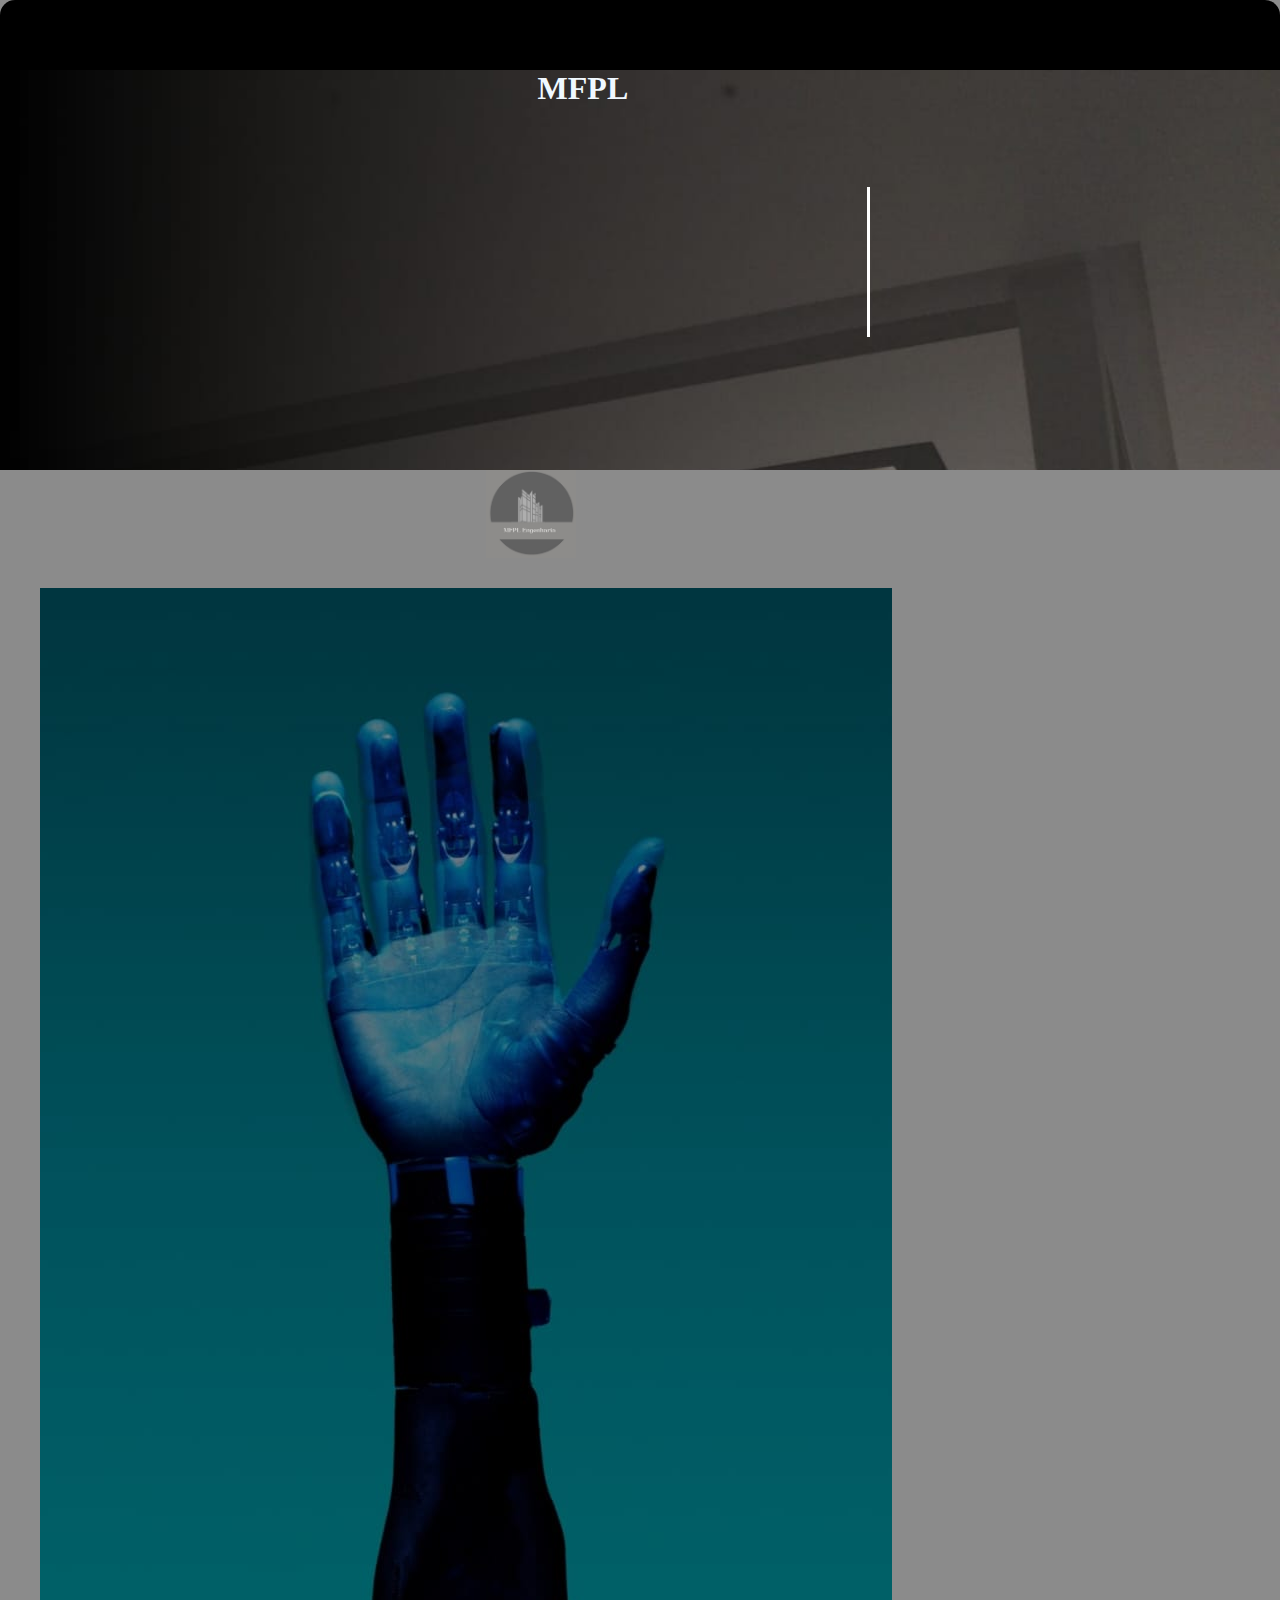
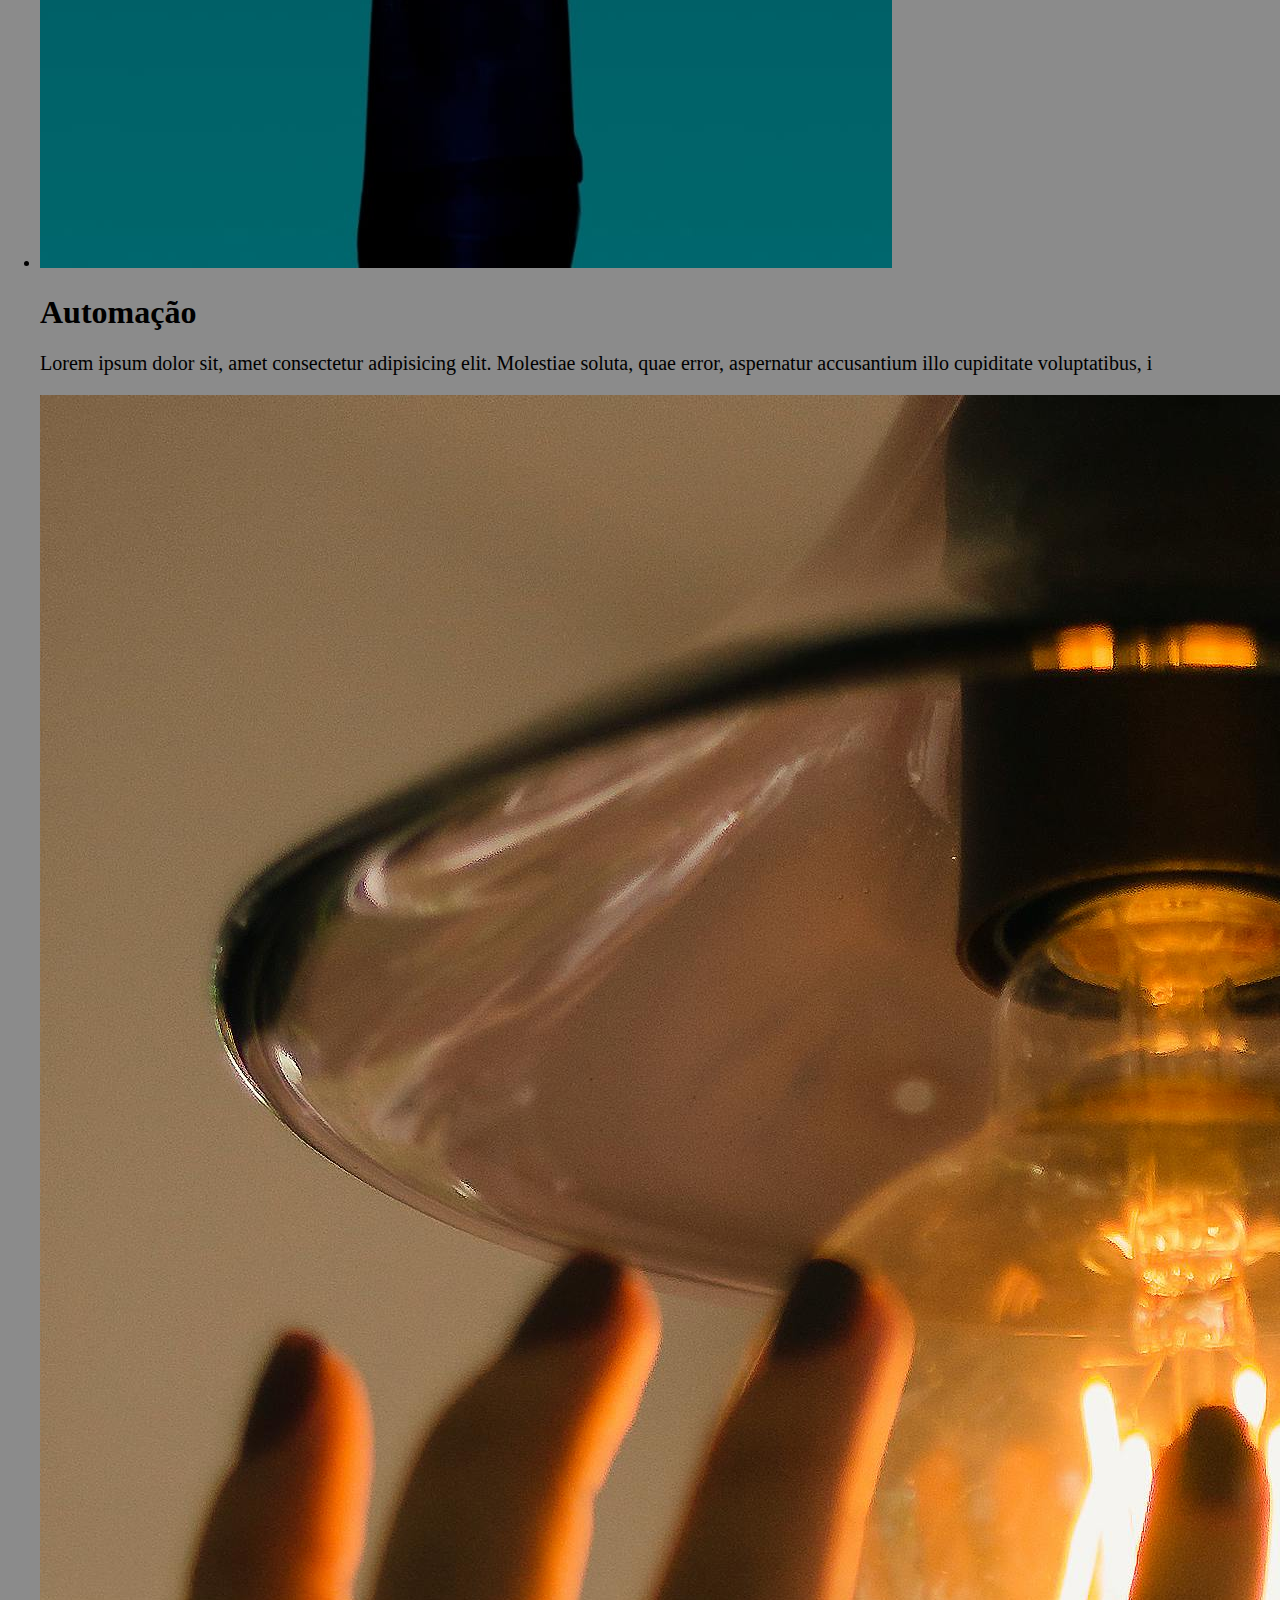
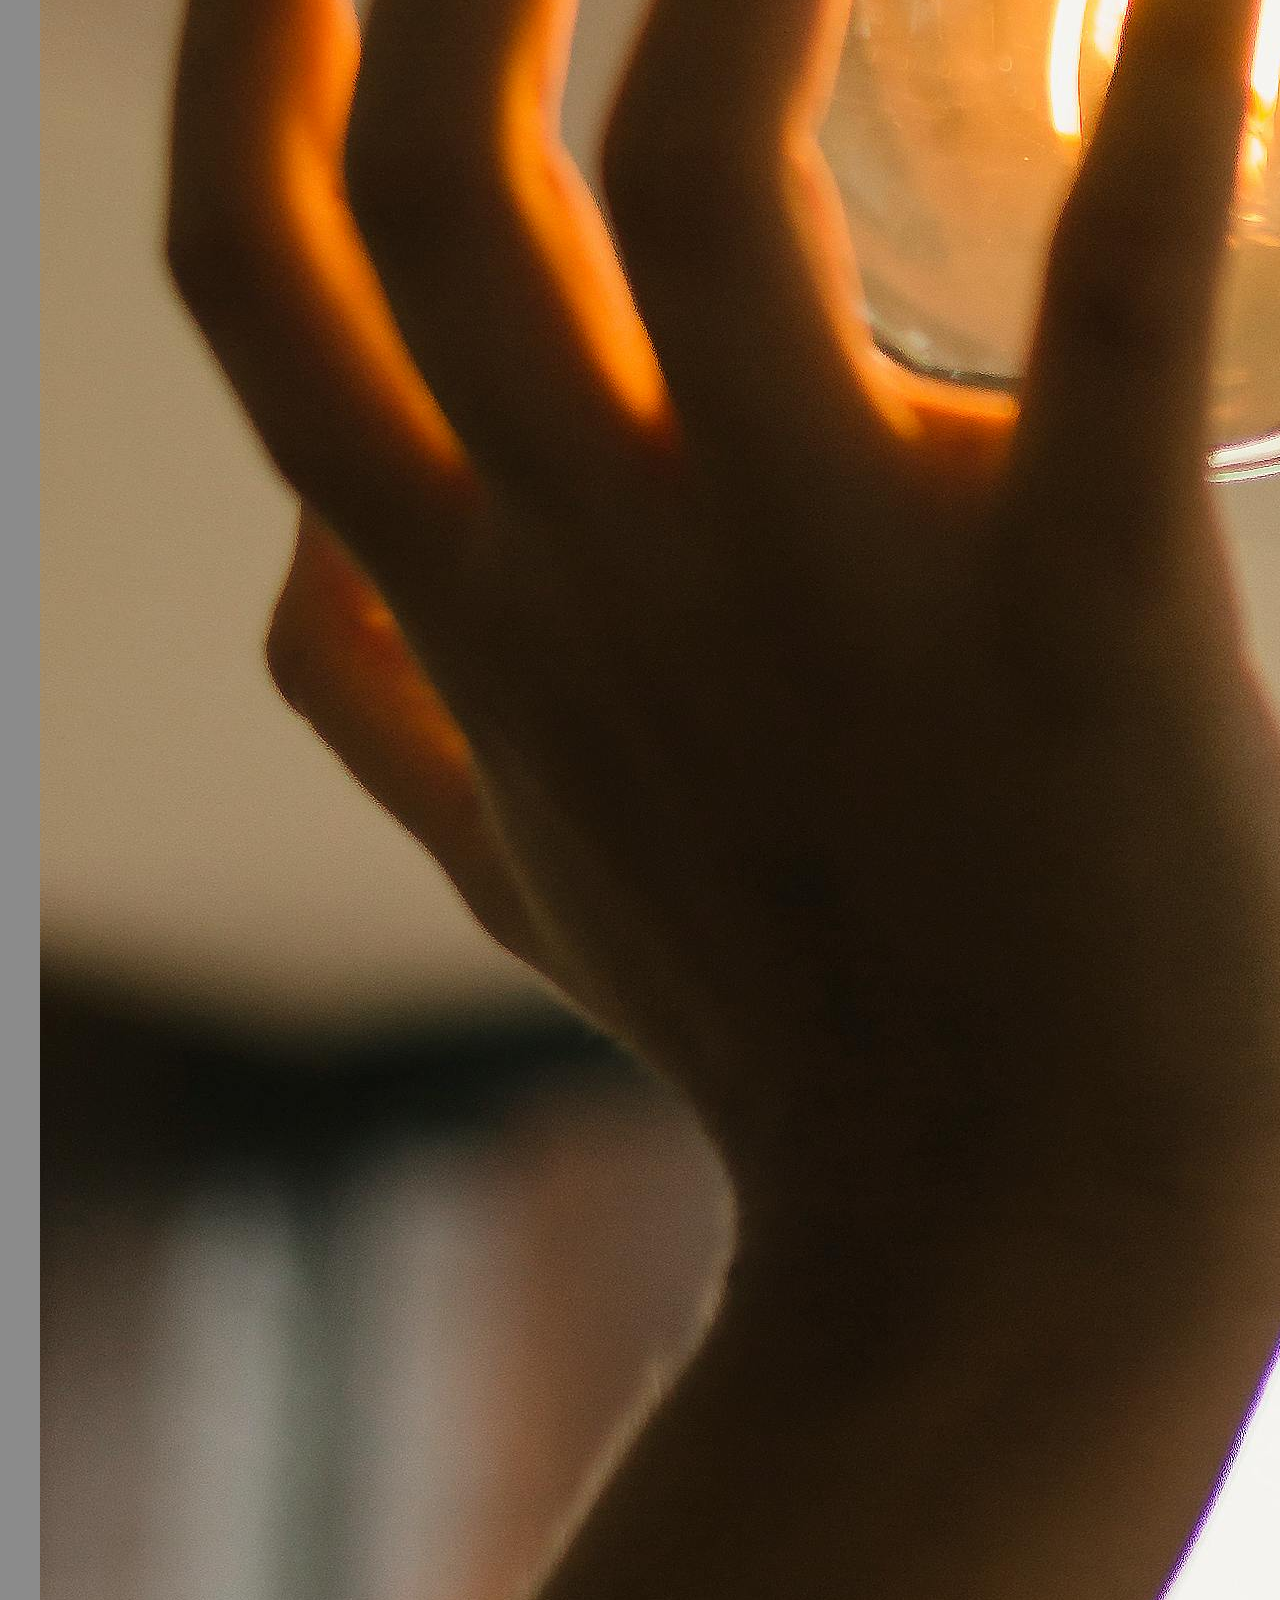
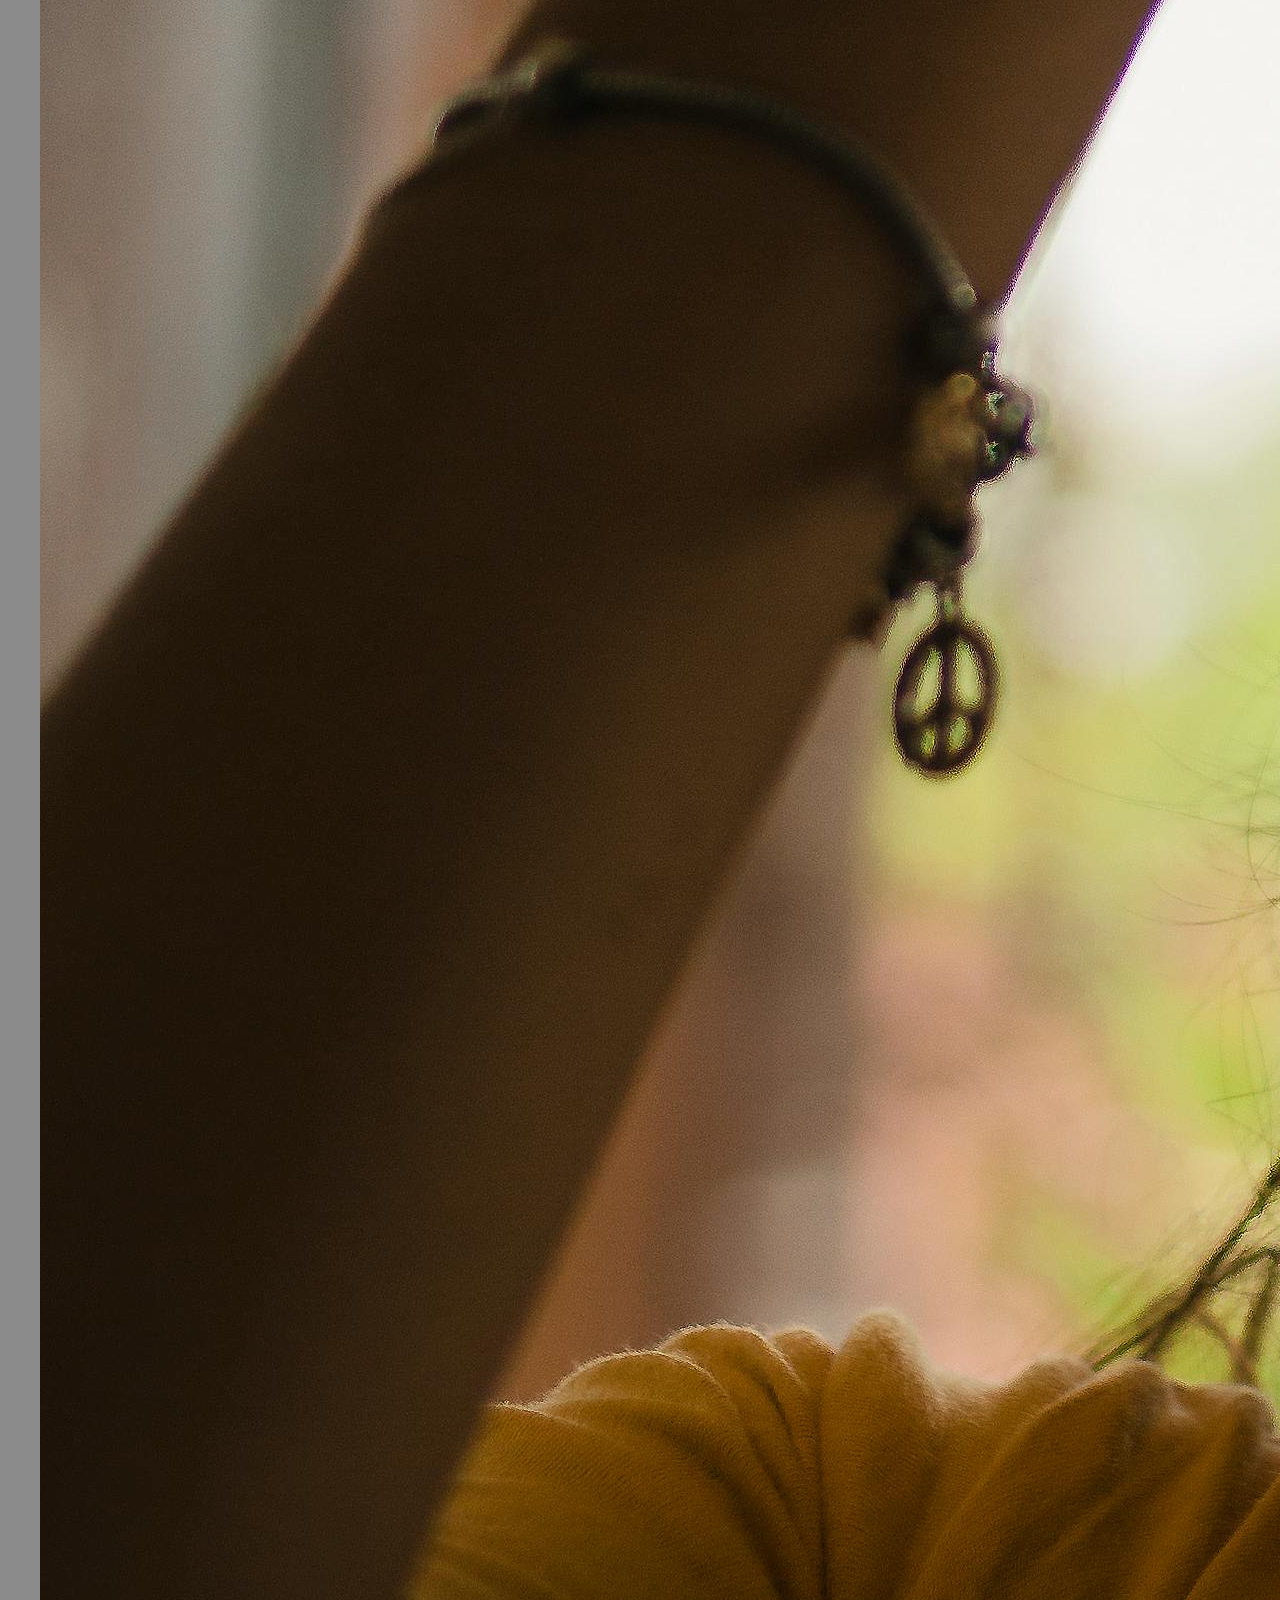
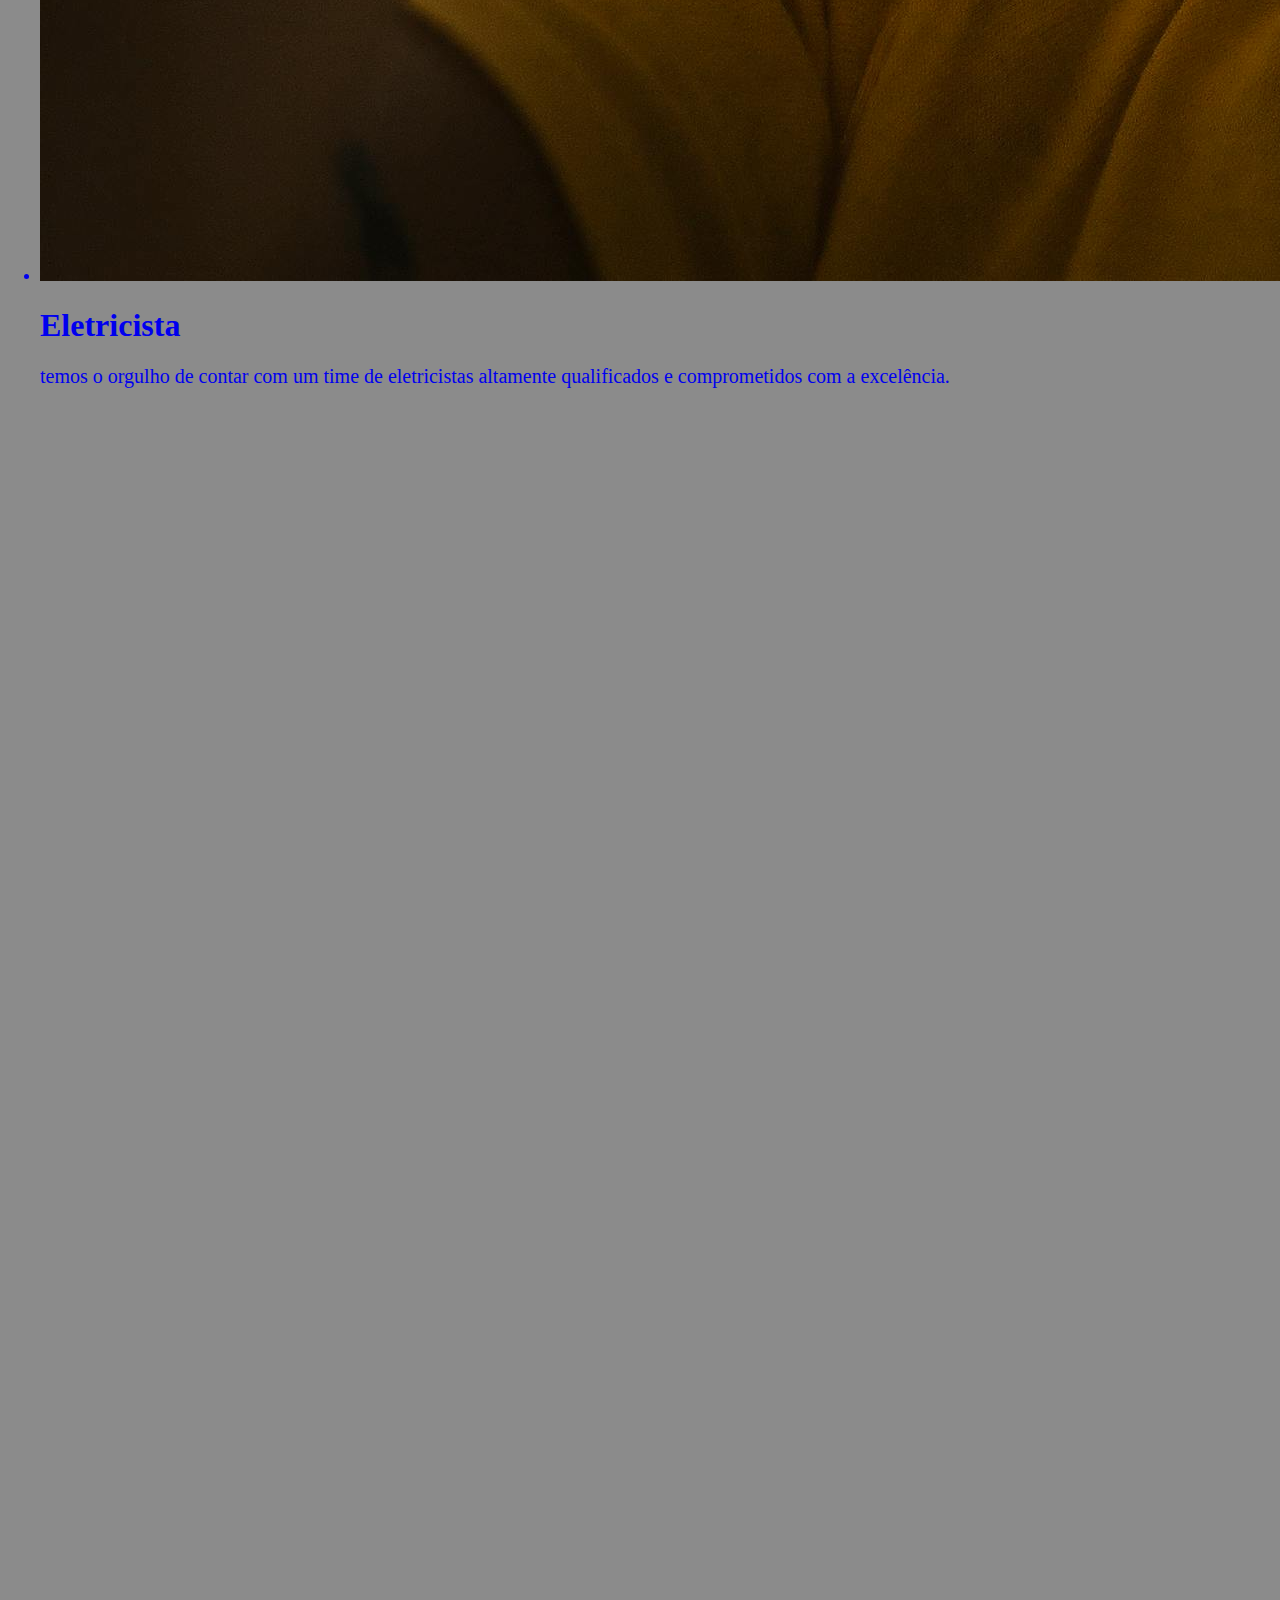
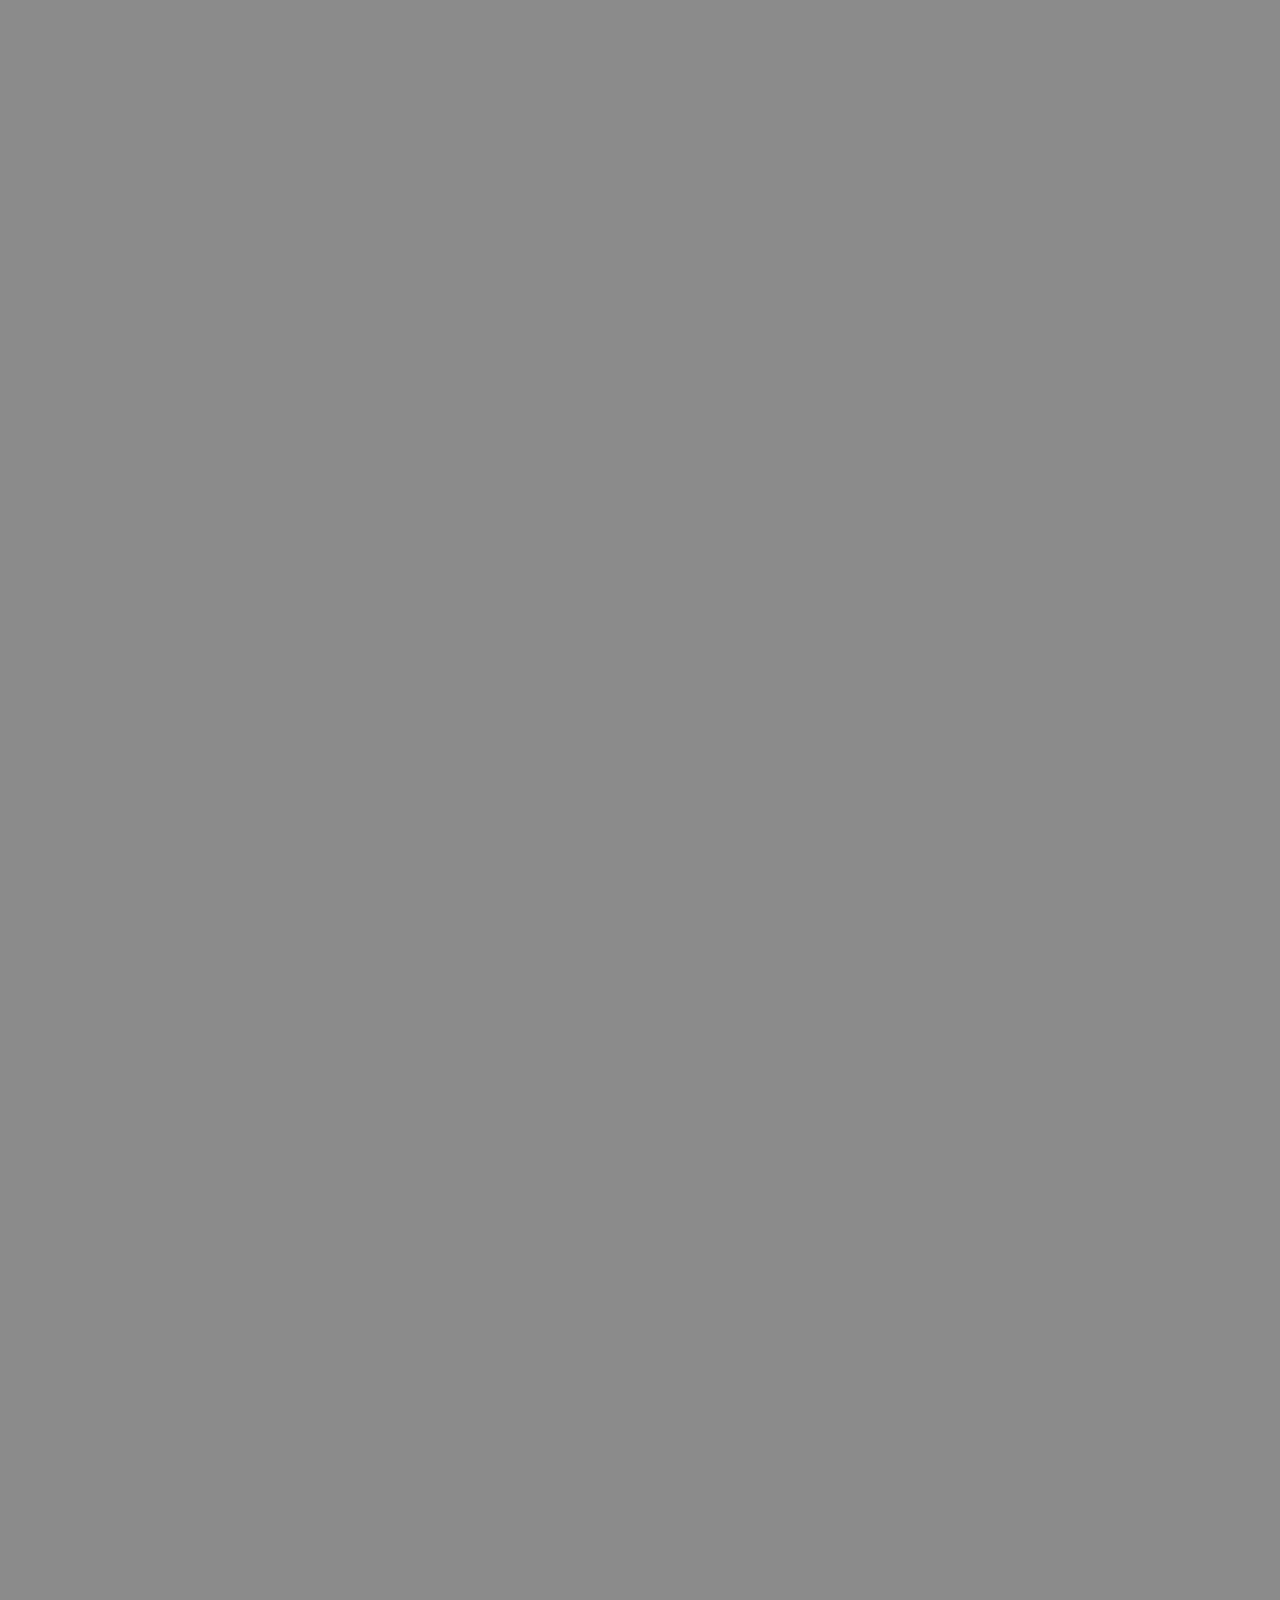
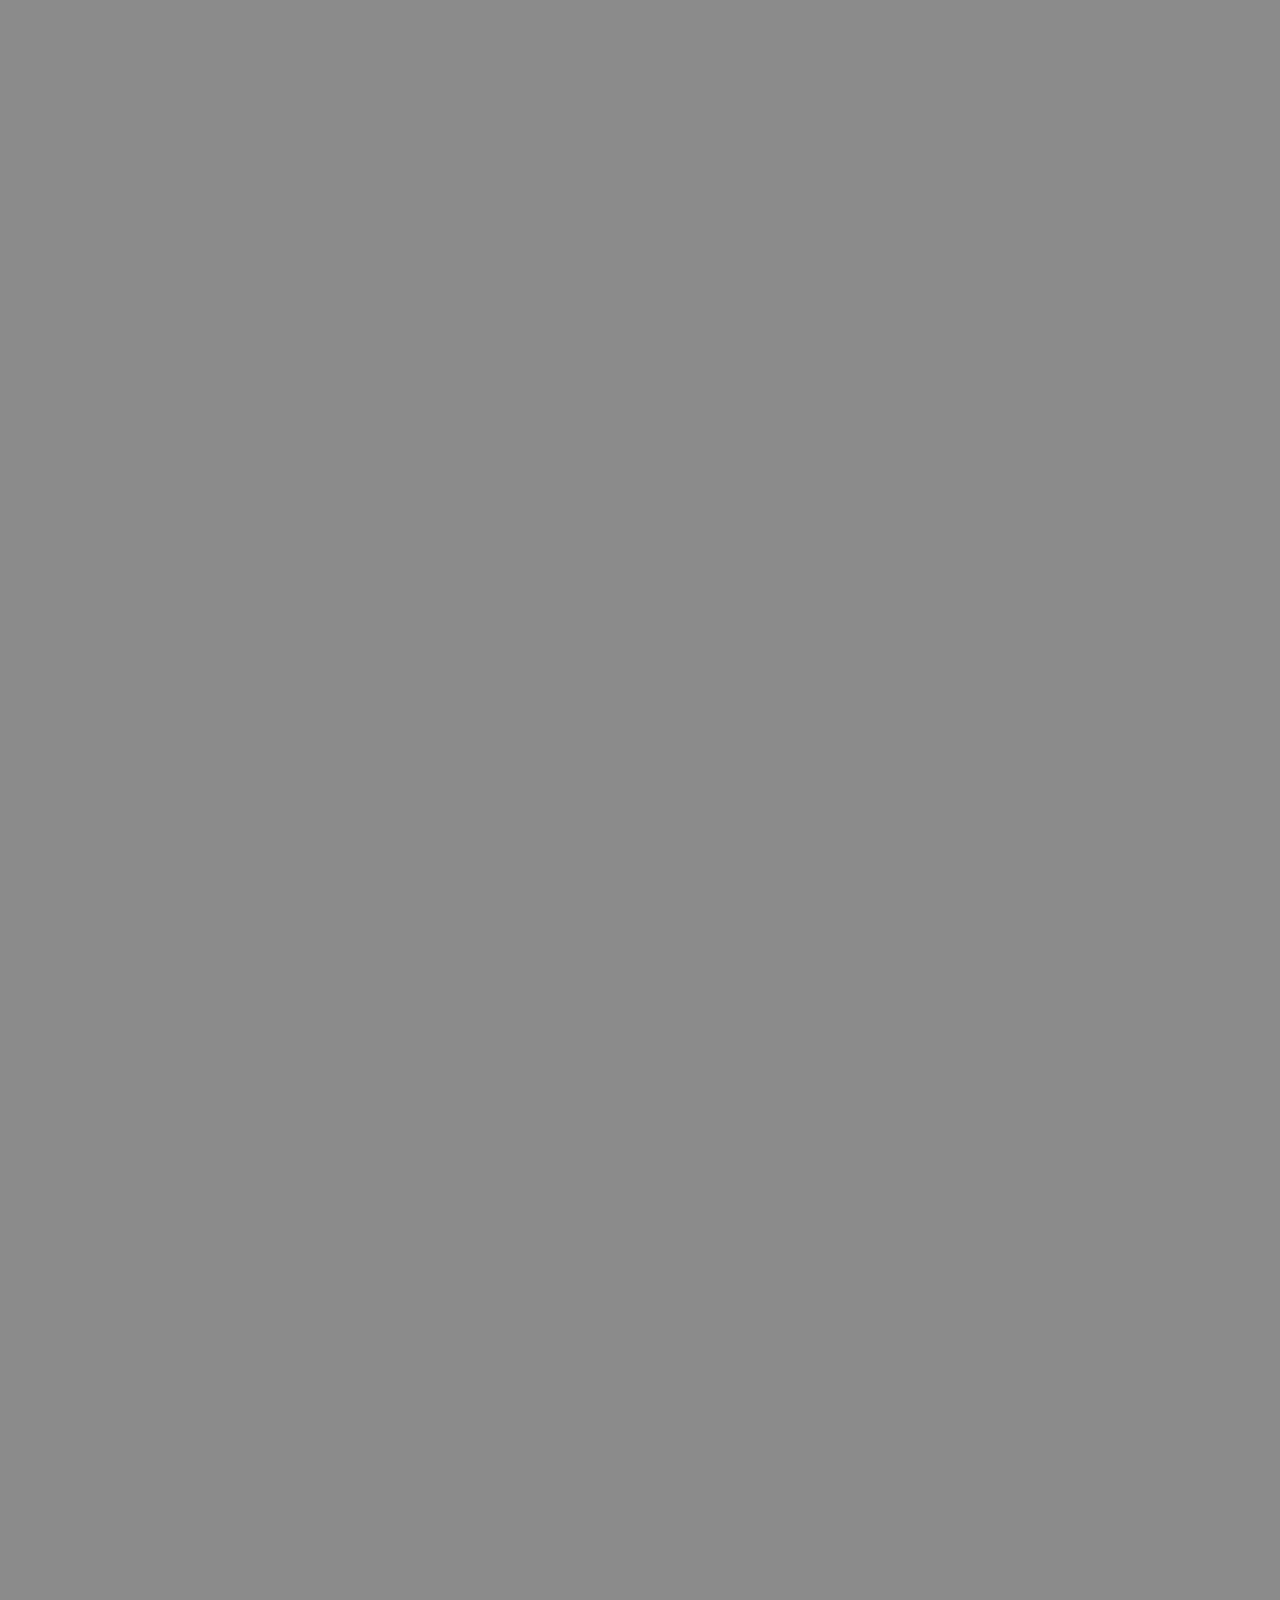
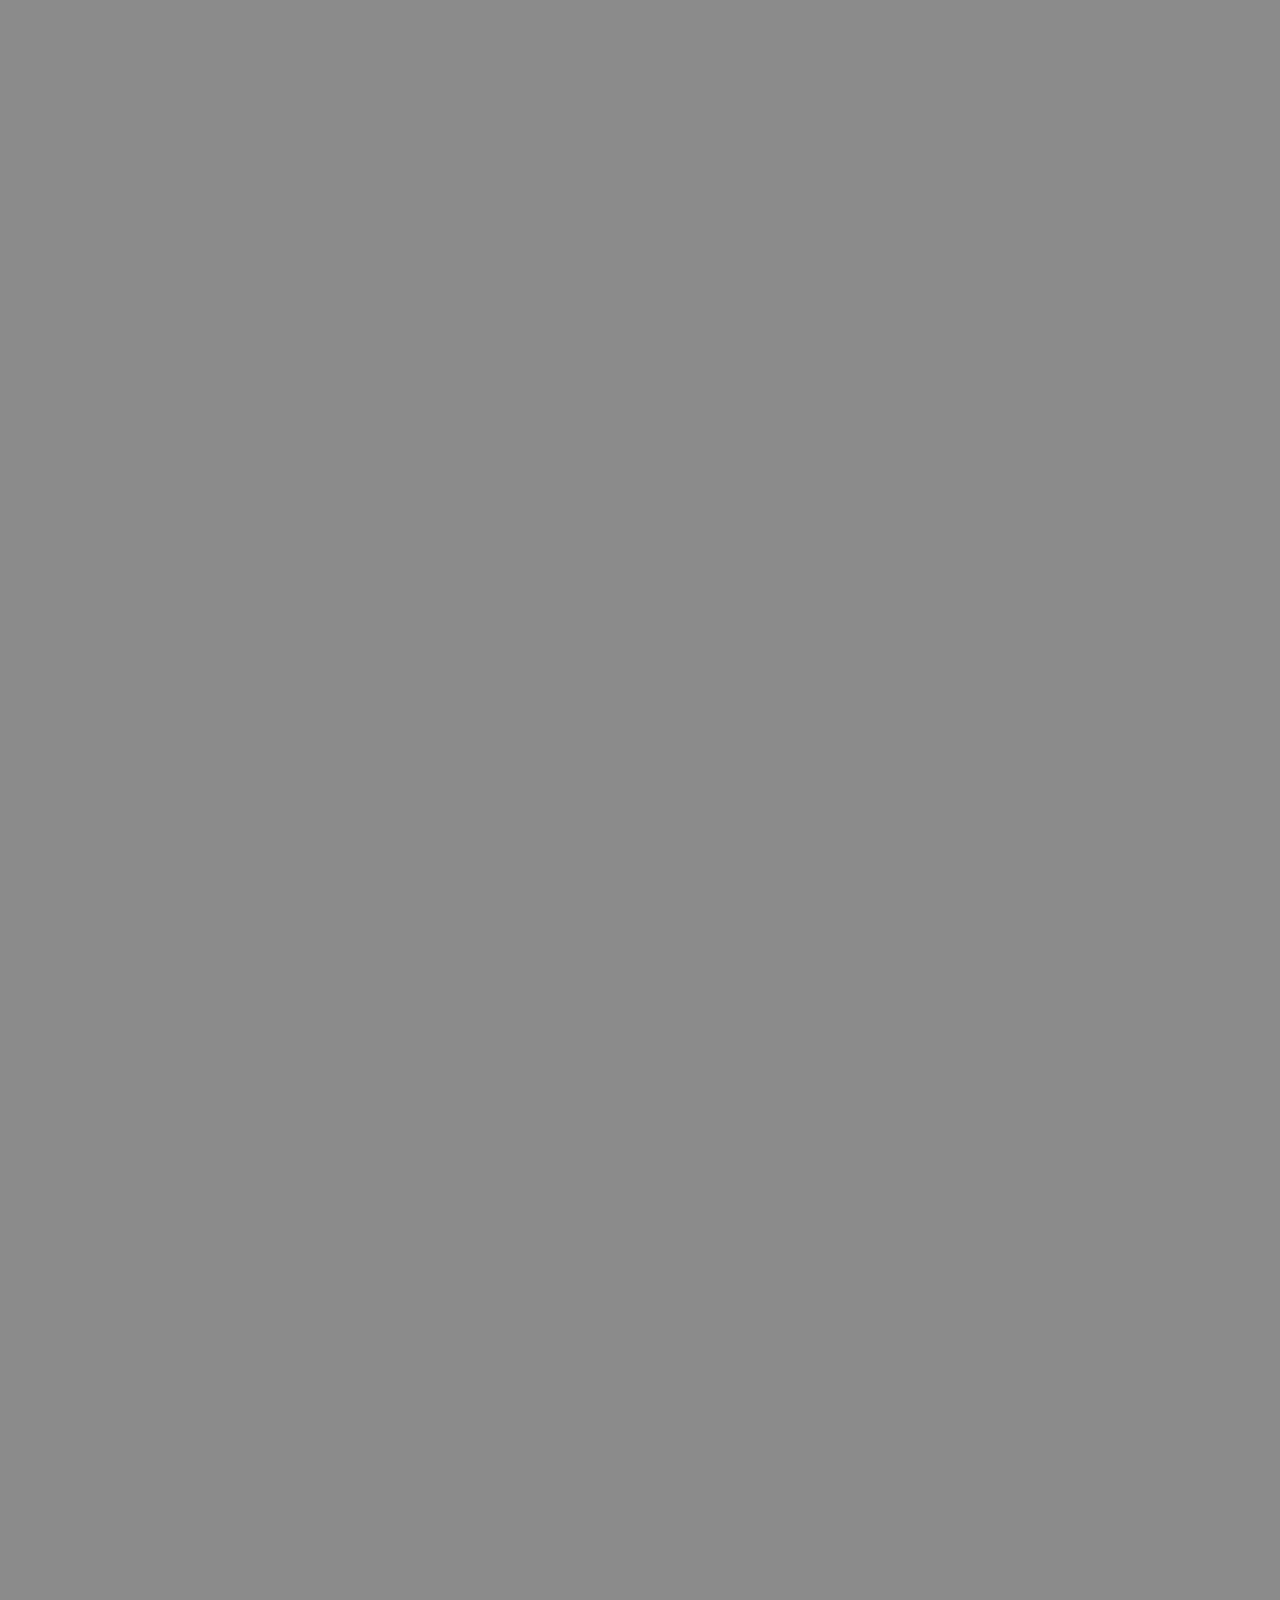
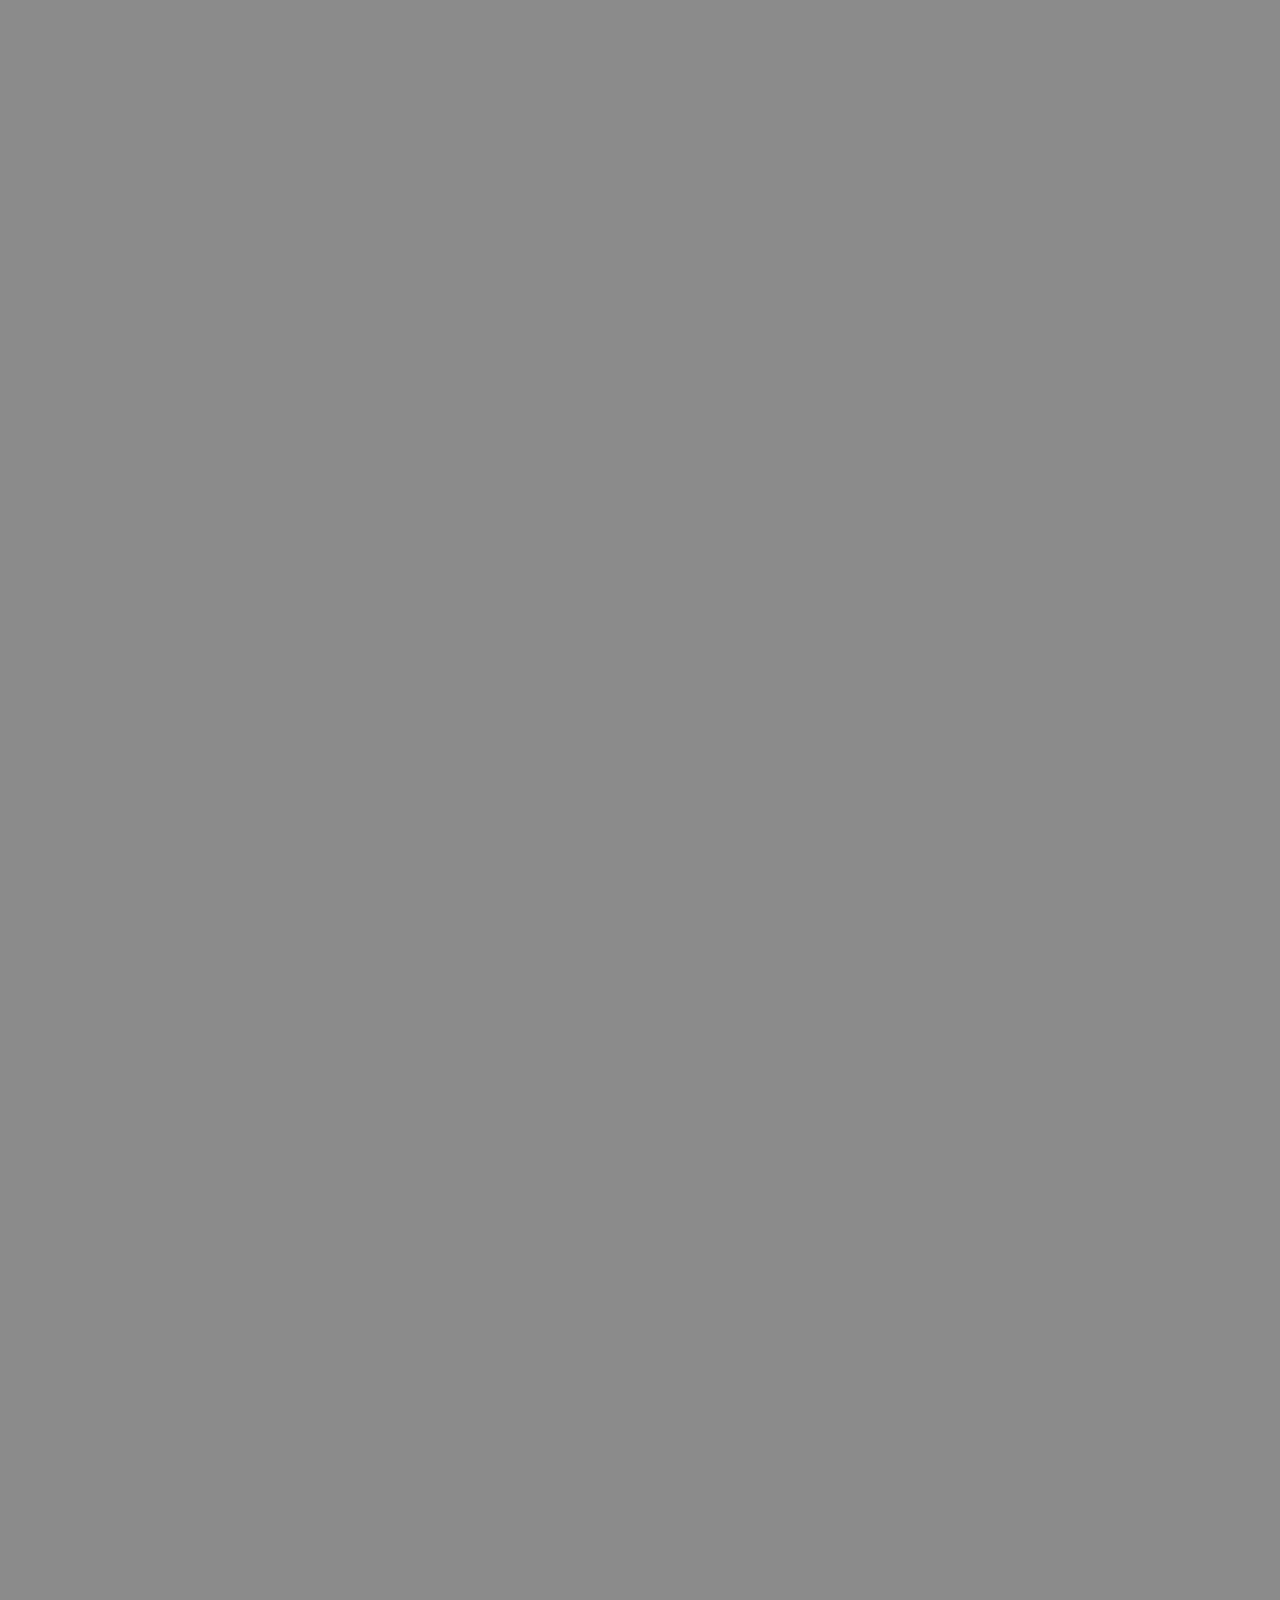
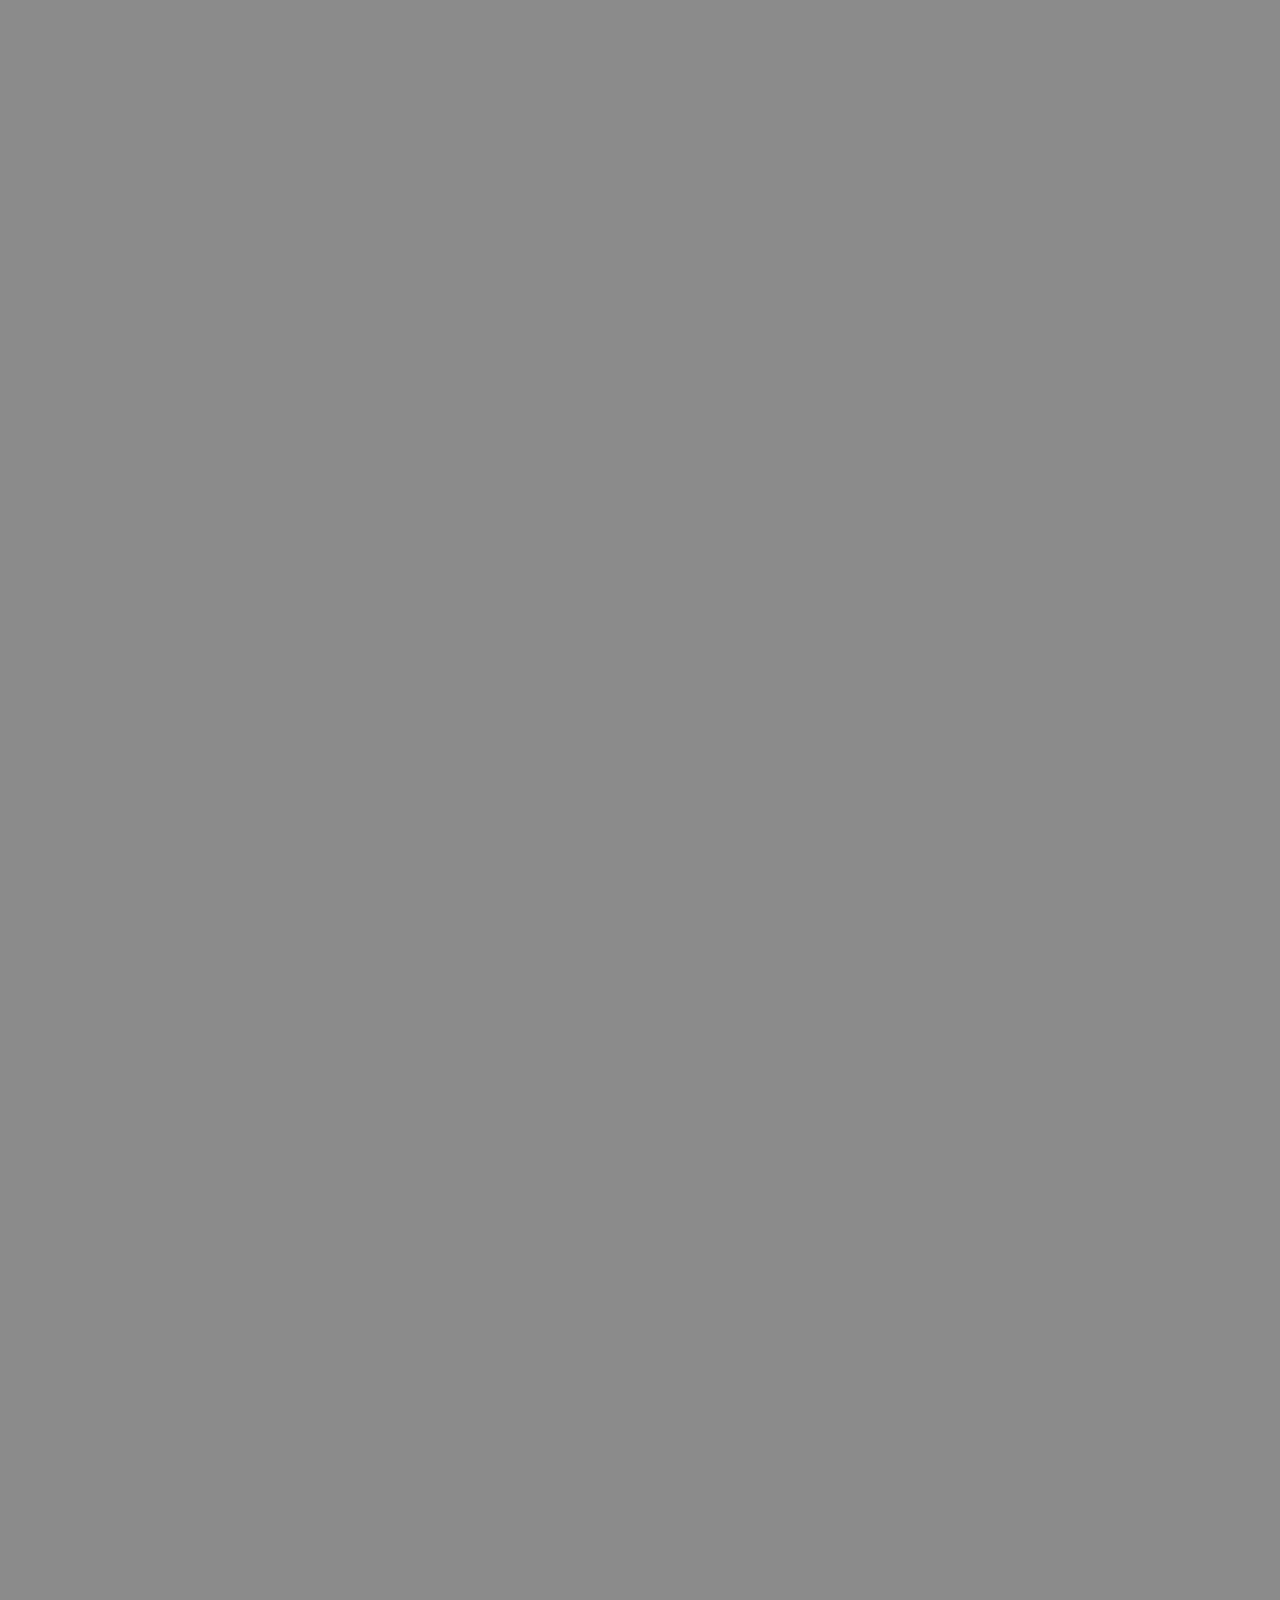
<file: index.html>
<!DOCTYPE html>
<html lang="en">
<head>
    <meta charset="UTF-8">
    <meta name="viewport" content="width=device-width, initial-scale=1.0">
    <title>MFPL-Engenharia</title>
    <meta http-equiv="X-UA-Compatible" content="ie=edge">
    <meta name="viewport" content="width=device-width, initial-scale=1.0">
    <link rel="website icon" type="png" href="img/18_08_2023 18_27_18 (2).png">
    <link rel="stylesheet" href="index.css">
</head>
<header class="nav">
    <div class="configuration">
        <img src="img/cardapio.png" alt="">
        <div class="pesquisa-rapida">
            <a href="#seção1">Automação</a>
            <a href="#seção2">Eletricista</a>
            <a href="#seção3">Segurança</a>
            <a href="#seção4">Parceiros</a>
            <a href="#seção5">Sobre nós</a>
        </div>
    </div>
</header>
<main>
    <div class="texto-1-pai fade-in">
        <h1>MFPL</h1>
        <div class="texto-1">
            <p>
                Descubra como a MFPL transforma visão em realidade, com projetos de construção e engenharia inovadores que redefinem padrões de qualidade e sustentabilidade. Explore nosso portfólio e veja nossas realizações incríveis
            </p>
        </div>
    </div>
    <div class="logo-no-site fade-in">
        <img src="img/WhatsApp Image 2024-08-07 at 13.36.33.jpeg" alt="">
    </div>
    <div class="sobre-nos fade-in">
        <ul>
            <li class="fade-in" id="seção1">
            <img src="img/WhatsApp Image 2023-08-20 at 08.49.06.jpeg" alt="">
                <div class="elemento">
                    <h1>Automação</h1>
                    <p>Lorem ipsum dolor sit, amet consectetur 
                        adipisicing elit. Molestiae soluta, quae error, aspernatur
                        accusantium illo cupiditate voluptatibus, i
                    </p>
                </div>
            </li>
            <a href="eletricista.html">
                <li class="fade-in" id="seção2">
                    <img src="img/pexels-luri-2038561.jpg" alt="">
                    <div class="elemento">
                        <h1>Eletricista</h1>
                        <p>temos o orgulho de contar com um time de eletricistas altamente qualificados e comprometidos com a excelência.
                        </p>
                    </div>
                </li>
            </a>
            <li class="fade-in" id="seção3">
                <img src="img/pexels-cottonbro-3205735.jpg" alt="">
                <div class="elemento">
                    <h1>Segurança</h1>
                    <p> 
                        A MFPL oferece soluções avançadas de segurança para sua casa, incluindo câmeras de vigilância e sistemas inteligentes, garantindo proteção total e tranquilidade.
                    </p>
                </div>
            </li>
            <li class="fade-in" id="seção4">
            <img src="img/pexels-fauxels-3184431.jpg" alt="">
                <div class="elemento">
                    <h1>Parceiros</h1>
                    <p>
                        Na MFPL, contamos com uma rede de parceiros dedicados para garantir total profissionalismo e excelência, transformando os sonhos de nossos clientes em realidade.
                    </p>
                </div>
            </li>
            <li class="fade-in" id="seção5">
            <img src="img/pexels-tiger-lily-4487449.jpg" alt="">
                <div class="elemento">
                    <h1>sobre nós</h1>
                    <p>
                        Na MFPL, combinamos inovação e excelência em engenharia e construção para realizar os sonhos de nossos clientes. Nosso compromisso é transformar suas visões em realidade com qualidade e dedicação.
                    </p>
                </div>
            </li>
        </ul>
    </div>
    
</main>
<footer>
    <div class="logo">
        <a href="">
            <img id="whatsapplogo" src="img/whatsapp.png" alt="">
        </a>
        <a href="">
            <img id="whatsapplogo" src="img/instagram.png" alt="">
        </a>
    </div>
    <div class="txtfooter">
        <p>
            Info - Support - Marketing
        </p>
        <p>Terms of Use - Privacy Policy</p>
    </div>

</footer>
<script>
    document.addEventListener('DOMContentLoaded', function() {
        const fadeInElements = document.querySelectorAll('.fade-in');
    
        function checkVisibility() {
            fadeInElements.forEach(el => {
                const rect = el.getBoundingClientRect();
                if (rect.top < window.innerHeight && rect.bottom > 0) {
                    el.classList.add('visible');
                }
            });
        }
    
        window.addEventListener('scroll', checkVisibility);
        checkVisibility(); // Check on load
    });
    </script>
    
</body>
</html>
</file>
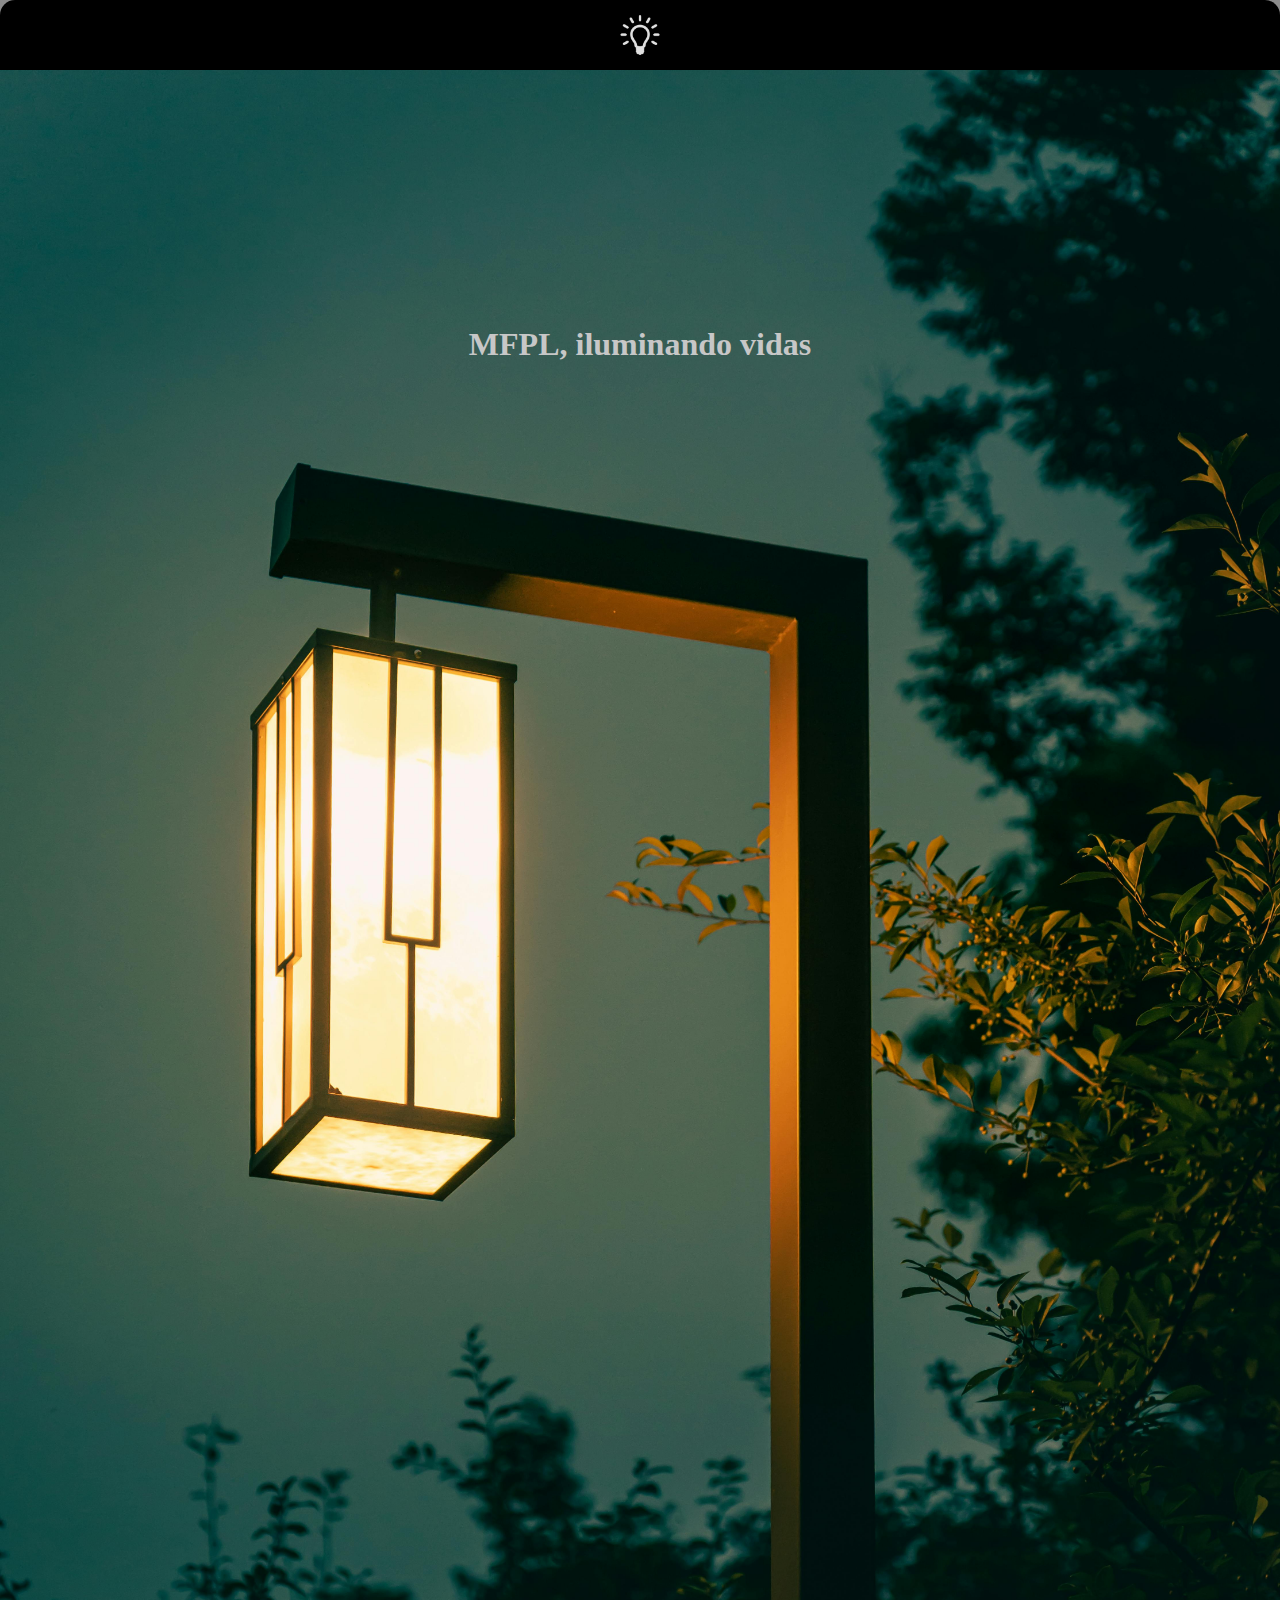
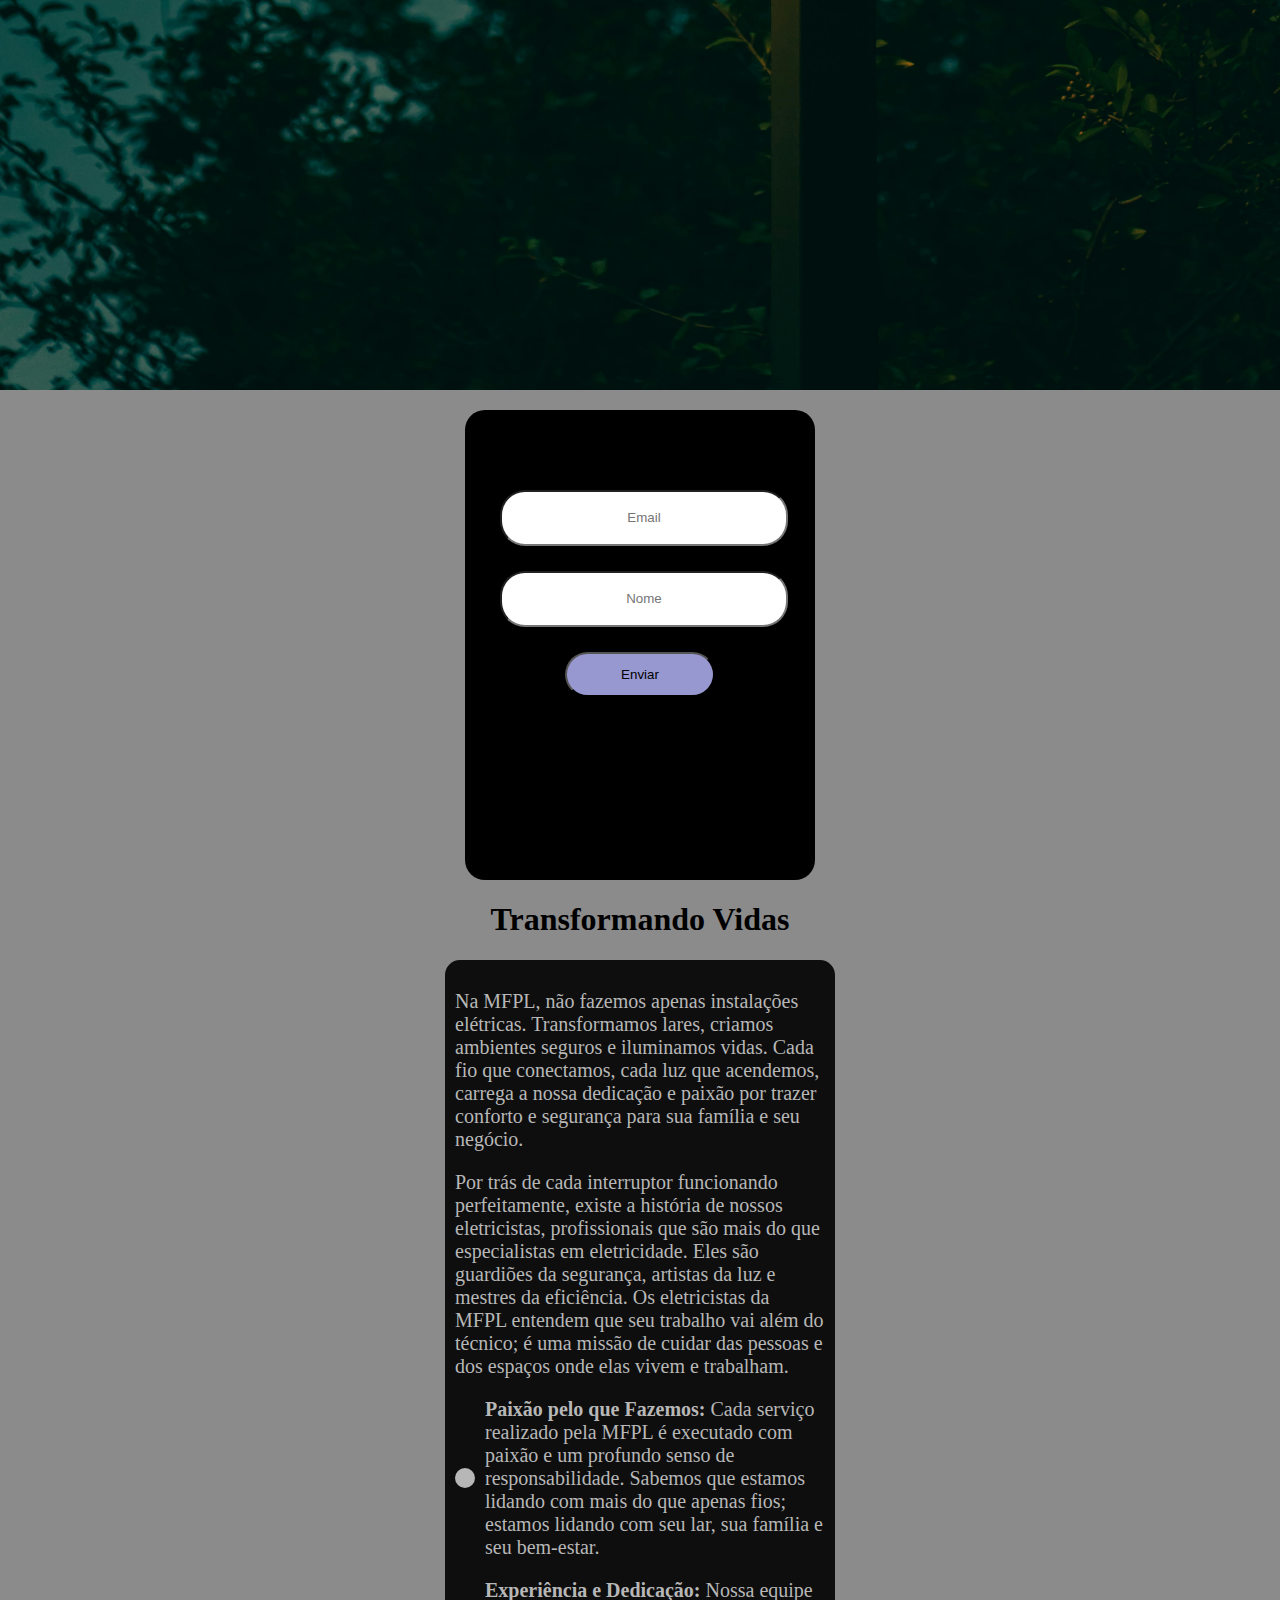
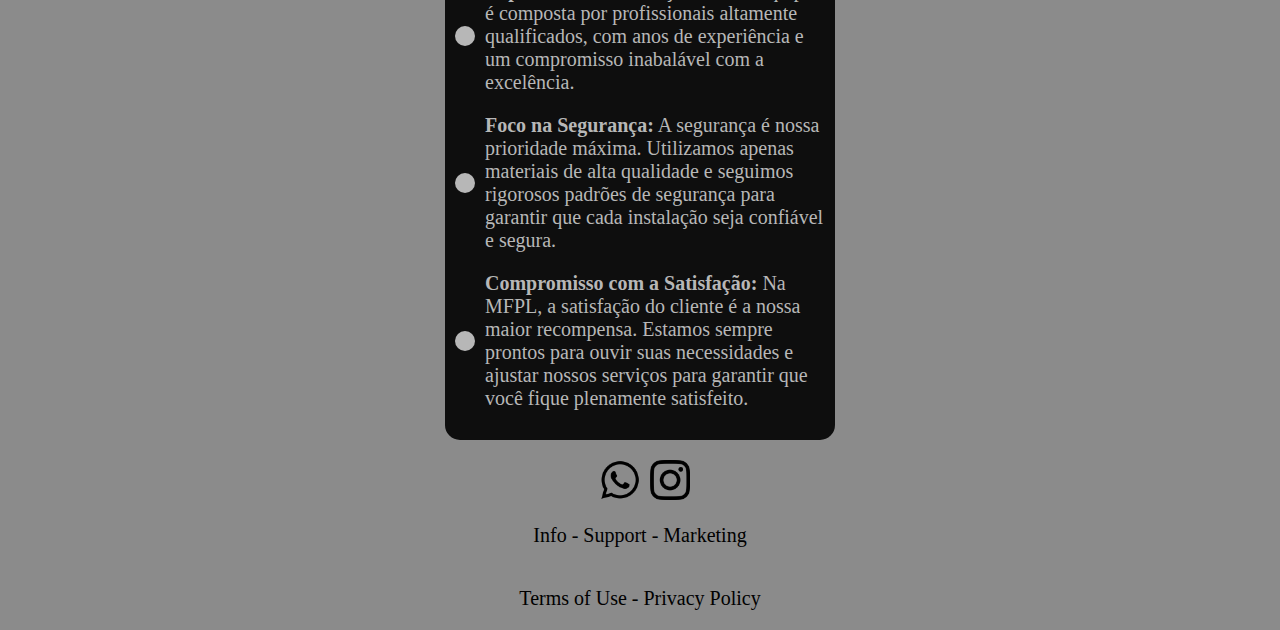
<file: eletricista.html>
<!DOCTYPE html>
<html lang="pt-br">

<head>
    <meta charset="UTF-8">
    <meta name="viewport" content="width=device-width, initial-scale=1.0">
    <link rel="stylesheet" href="index.css">
    <title>MFPL</title>
</head>

<body>
    <header class="icon-header">
        <img class="lampada-brilhante" src="img/lampada-brilhante (1).png" alt="">
    </header>
    <div class="papelparede">
        <h1 class="titulo-eletricista">MFPL, iluminando vidas</h1>
        <img class="luminaria" src="img/pexels-y-box-1283725278-25466782.jpg" alt="">
    </div>
    <form action="https://formspree.io/f/xeojkgaz" method="POST">
        <label>
            <input type="email" placeholder="Email" name="email">
        </label>
        <label>
            <input type="text" placeholder="Nome" name="email">
        </label>
        <!-- your other form fields go here -->
        <button type="submit">Enviar</button>
    </form>
    <div class="titulocorpo">
        <h1 id="trans">Transformando Vidas</h1>
    </div>
    <div class="corpo">
        <p>Na MFPL, não fazemos apenas instalações elétricas. Transformamos lares, criamos ambientes seguros e
            iluminamos vidas. Cada fio que conectamos, cada luz que acendemos, carrega a nossa dedicação e paixão por
            trazer conforto e segurança para sua família e seu negócio.</p>
        <p>Por trás de cada interruptor funcionando perfeitamente, existe a história de nossos eletricistas,
            profissionais que são mais do que especialistas em eletricidade. Eles são guardiões da segurança, artistas
            da luz e mestres da eficiência. Os eletricistas da MFPL entendem que seu trabalho vai além do técnico; é uma
            missão de cuidar das pessoas e dos espaços onde elas vivem e trabalham.</p>
        <p class="bolinha"><b>Paixão pelo que Fazemos:</b> Cada serviço realizado pela MFPL é executado com paixão e um
            profundo senso de responsabilidade. Sabemos que estamos lidando com mais do que apenas fios; estamos lidando
            com seu lar, sua família e seu bem-estar.</p>
        <p class="bolinha"><b>Experiência e Dedicação:</b> Nossa equipe é composta por profissionais altamente
            qualificados, com anos de experiência e um compromisso inabalável com a excelência.</p>
        <p class="bolinha"><b>Foco na Segurança:</b> A segurança é nossa prioridade máxima. Utilizamos apenas materiais
            de alta qualidade e seguimos rigorosos padrões de segurança para garantir que cada instalação seja confiável
            e segura.</p>
        <p class="bolinha"><b>Compromisso com a Satisfação:</b> Na MFPL, a satisfação do cliente é a nossa maior
            recompensa. Estamos sempre prontos para ouvir suas necessidades e ajustar nossos serviços para garantir que
            você fique plenamente satisfeito.</p>
    </div>
    <footer>
        <div class="logo">
            <a href="">
                <img id="whatsapplogo" src="img/whatsapp.png" alt="">
            </a>
            <a href="">
                <img id="whatsapplogo" src="img/instagram.png" alt="">
            </a>
        </div>
        <div class="txtfooter">
            <p>
                Info - Support - Marketing
            </p>
            <p>Terms of Use - Privacy Policy</p>
        </div>
    
    </footer>
</body>

</html>
</file>
<file: index.css>
body{
    background-color: rgb(139 139 139);
    margin: 0;
    padding: 0;
}
.fade-in {
    opacity: 0;
    transform: translateY(20px);
    transition: opacity 1.4s ease-out, transform 1.4s ease-out;
}
.pesquisa-rapida{
    transition: 0.8s;
    display: none;
}
.pesquisa-rapida:hover{
    display: flex;
    margin-left: 17%;
    border-radius: 15px;
    position: absolute;
    background-color: rgb(22 21 21);
    height: 410px;
    width: 80%;
    z-index: 1;
    flex-direction: column;
}
.configuration img:hover + .pesquisa-rapida{
    display: flex;
    margin-left: 17%;
    border-radius: 15px;
    position: absolute;
    background-color: rgb(22 21 21);
    height: 410px;
    width: 80%;
    z-index: 1;
    flex-direction: column;
}
.configuration .pesquisa-rapida a{
    background: #00ffff00;
    border-style: solid;
    padding-left: 20px;
    border-color: #1a1a1a;
    display: flex;
    height: 50px;
    margin-top: 20px;
    border-radius: 15px;
    border-width: 2px;
    text-decoration: none;
    font-size: 25px;
    color: #9b9b9b;
    align-items: center;

}
.fade-in.visible {
    opacity: 1;
    transform: translateY(0);
}


.nav{
    border-top-right-radius: 15px;
    border-top-left-radius: 15px;
    background-color: rgb(0, 0, 0);
    height: 70px;
    
}
.nav .configuration img{
    width: 40px;
    height: 30px;
    margin-top: 15px;
    margin-left: 87%;
}

main .texto-1-pai{
    background-image: url("img/WhatsApp\ Image\ 2024-08-06\ at\ 21.17.10.jpeg");
    height: 400px;
    background-size: cover;
    background-repeat: no-repeat;
    color: aliceblue;
    
    
}
main .texto-1{
    margin-left: 35px;
    width: 65%;
    background-color: rgba(0, 255, 255, 0);
    border-right-style: solid;
    border-color: rgb(255, 255, 255);
}
main .texto-1-pai  h1{
    margin: 0;
    margin-left: 42%;
    
}
.logo {
    display: flex;
    justify-content: center;
}
#whatsapplogo{
    height: 40px;
    margin-left: 10px;
}
.txtfooter {
    display: flex;
    flex-direction: column;
    align-items: center;
}

main .texto-1-pai .texto-1 p{
    background-color: rgba(20, 20, 209, 0);
    margin-top: 80px;
    width: 35%;
    margin-left: -50%;
    height: 150px;
    text-align: center;
    border-right-style: solid;
    border-color: transparent;
}
.texto-1 p{
    animation: left-to-right 1s ease-in forwards;
}
@keyframes left-to-right{
    0%{
        transform: translateX(0);
    
    }

    100%{
        transform: translateX(320%);
    
    }
}
main .texto-1{
        
        animation: bottom-to-top 0.5s ease-in forwards;
}
@keyframes bottom-to-top{
    0%{
       border-color: transparent;
    
    }

    100%{
        
         border-color: rgb(255, 255, 255);
    
    }
}

@media (max-width:600px){
    main .texto-1-pai .texto-1 p{
        background-color: rgba(0, 0, 255, 0);
        margin-top: 80px;
        width: 85%;
        margin-left: -60%;
        height: 150px;
        text-align: center;
        border-right-style: solid; 
        
    }
    main .sobre-nos ul li{
        list-style: none;
        margin: 0%;
        display: flex;
        justify-content: space-between;
        color: aliceblue;
        animation: transparent-to-none 1.5s ease-in forwards;
    }
    @keyframes transparent-to-none{
        0%{
           color: transparent;
        
        }
    
        100%{
            
             color: rgb(255, 255, 255);
        
        }
    }
    main .sobre-nos ul li p{
        margin-left: 10%;
        margin-top: 40px;
        
    }
    main .sobre-nos ul li .elemento{
        background-color: rgba(19, 92, 156, 0);
    }
    main .sobre-nos ul li .elemento h1{
        margin-left: 8%;
        margin-top: 50px;
    }
    main .sobre-nos ul {
        margin-top: 15px;
        padding: 0%;
        background-color: rgb(0, 0, 0);
    }
    main .sobre-nos ul li img{
        width: 200px;
        border-radius: 15px;
        margin-top: 20px;
        animation: left-to-right-img-braço 1.1s ease-in forwards;
    }
    @keyframes left-to-right-img-braço{
        0%{
            transform: translateX(-100%);
        
        }
    
        100%{
            transform: translateX(6%);
        
        }
    }
    .texto-1 p{
        animation: left-to-right 0.4s ease-in forwards;
    }
    @keyframes left-to-right{
        0%{
            transform: translateX(0);
        
        }
    
        100%{
            transform: translateX(86%);
        
        }
    }
}

@media (min-width:600px){
    .configuration{
        display: none;
    }
}

main .logo-no-site img{
    margin-bottom: 10px;
    width: 90px;
    margin-left: 38%;
    animation: bottom-to-top-img 0.8s ease-in forwards;
}

@keyframes bottom-to-top-img{
    0%{
        background-color: transparent;
        transform: translateY(100pc);
        
    }
    50%{
        transform: translateY(-70%);
    }
    70%{
        transform:translateY(50%) ;
    }
    80%{
        transform: translateY(0%);
    }

    100%{
        transform: translateY(18%);
    
    }
}
/*//////////////////////////////////eletricista/////////////////////*/

.papelparede{
    display: flex;
    height: 100%;
    width: 100%;
    justify-content: center;
}
.luminaria{
    height: 100%;
    width: 100%;
}
.lampada-brilhante{
    height: 40px;
}
.icon-header{
    display: flex;
    border-top-right-radius: 15px;
    border-top-left-radius: 15px;
    background-color: rgb(0, 0, 0);
    height: 70px;
    align-items: center;
    justify-content: center;
}

h1.titulo-eletricista {
    position: absolute;
    margin-top: 20%;
    color: #c7c7c7;
}
.corpo {
    margin: auto;
    margin-bottom: 20px;
    border-radius: 15px;
    width: 370px;
    color: #b7b7b7;
    background-color: #0e0e0e;
    padding: 10px;
}
p {
    font-size: 20px;
}
.bolinha {
    position: relative;
    padding-left: 30px; /* Espaço para a bolinha */
}

.bolinha::before {
    content: '';
    position: absolute;
    left: 0;
    top: 50%;
    transform: translateY(-50%);
    width: 20px;
    height: 20px;
    background-color: #b7b7b7; /* Cor da bolinha */
    border-radius: 50%;
}
a{
    text-decoration: none;
}
form {
    width: 350px;
    display: flex;
    background: black;
    height: 390px;
    flex-direction: column;
    align-items: center;
    padding-top: 80px;
    margin: auto;
    margin-top: 20px;
    border-radius: 20px;
}
input[type="email"] {
    text-align: center;
    width: 100%;
    height: 50px;
    border-radius: 25px;
}
label {
    width: 80%;
}
input[type="text"] {
    text-align: center;
    margin-top: 25px;
    width: 100%;
    height: 50px;
    border-radius: 25px;
}
button {
    background-color: #9898d1;
    margin-top: 25px;
    width: 150px;
    border-radius: 25px;
    height: 45px;
}
#trans{
    display: flex;
    justify-content: center;
}
</file>
